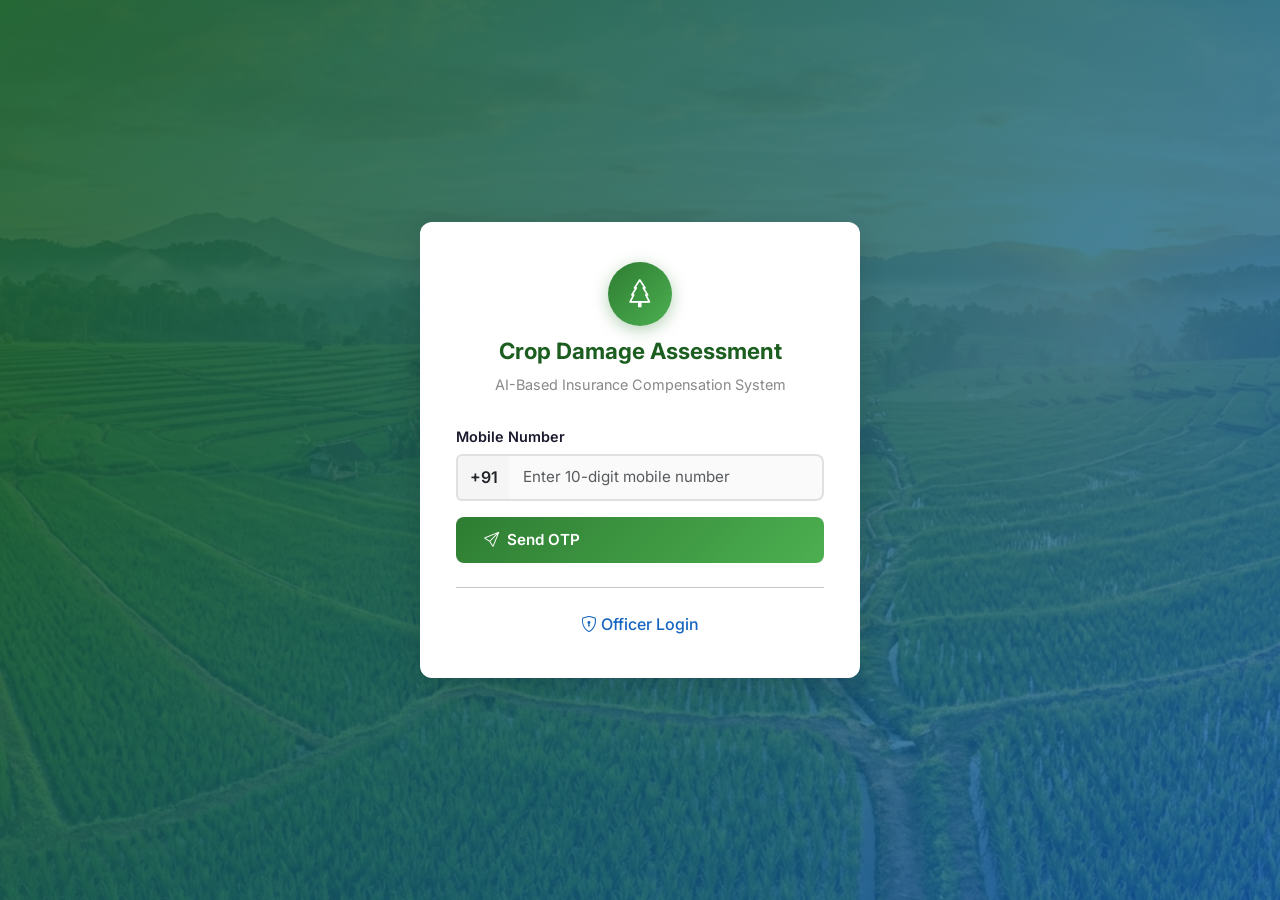
<file: frontend/index.html>
<!DOCTYPE html>
<html lang="en">
<head>
    <meta charset="UTF-8">
    <meta name="viewport" content="width=device-width, initial-scale=1.0">
    <title>Crop Damage Assessment — Portal</title>
    <script>
        // Redirect based on session
        const user = localStorage.getItem('crop_ai_user');
        if (user) {
            window.location.href = 'dashboard.html';
        } else {
            window.location.href = 'login.html';
        }
    </script>
</head>
<body>
    <p>Redirecting...</p>
</body>
</html>
</file>
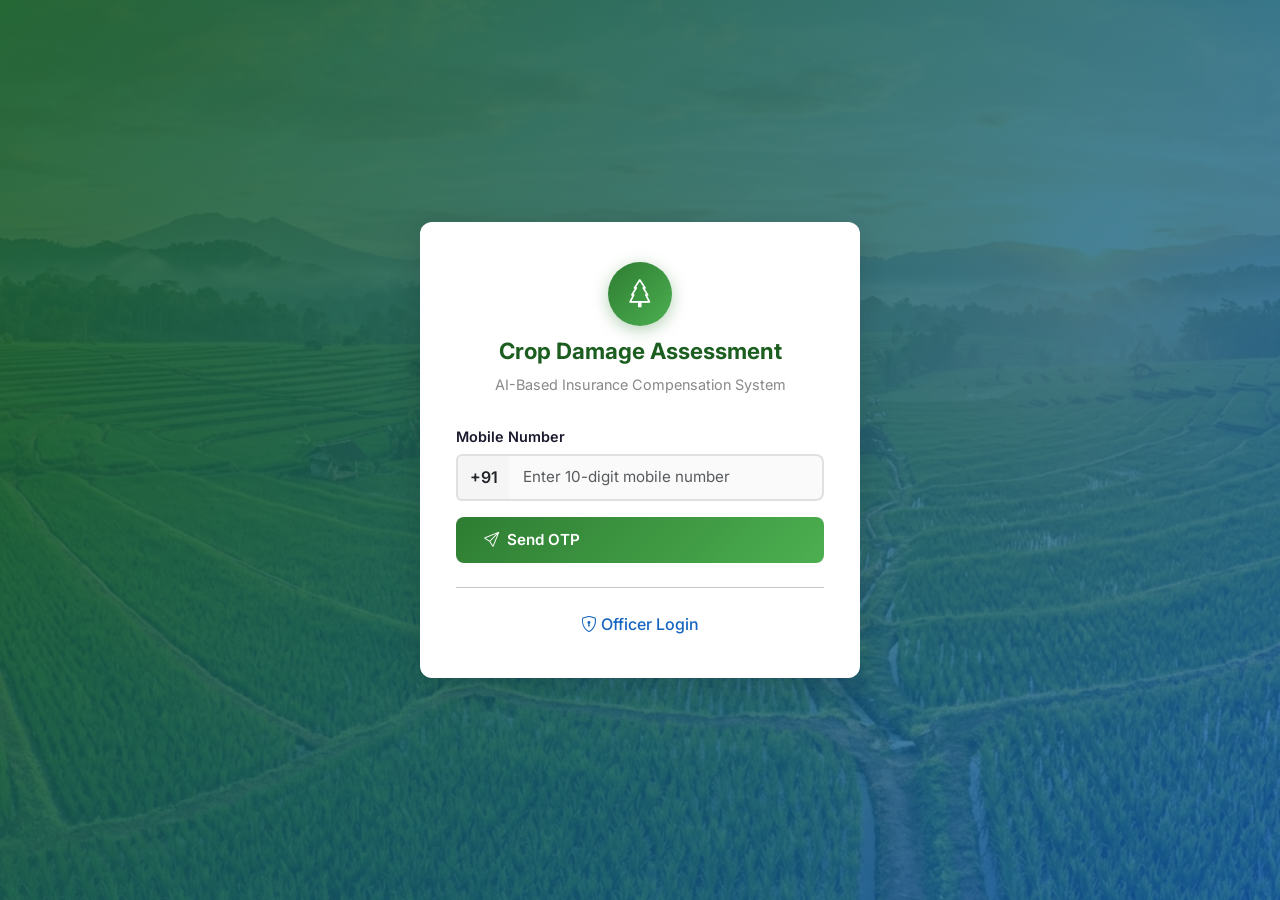
<file: frontend/aadhaar.html>
<!DOCTYPE html>
<html lang="en">
<head>
    <meta charset="UTF-8">
    <meta name="viewport" content="width=device-width, initial-scale=1.0">
    <title>Aadhaar Verification — Crop Damage Assessment</title>
    <link href="https://cdn.jsdelivr.net/npm/bootstrap@5.3.3/dist/css/bootstrap.min.css" rel="stylesheet">
    <link href="https://cdn.jsdelivr.net/npm/bootstrap-icons@1.11.3/font/bootstrap-icons.min.css" rel="stylesheet">
    <link href="css/style.css" rel="stylesheet">
</head>
<body>
    <div id="navbar-root"></div>

    <!-- Progress Steps -->
    <div class="container mt-4">
        <div class="steps-bar">
            <div class="step-item completed"><div class="step-circle">✓</div><div class="step-label">Login</div></div>
            <div class="step-line active"></div>
            <div class="step-item active"><div class="step-circle">2</div><div class="step-label">Identity</div></div>
            <div class="step-line"></div>
            <div class="step-item"><div class="step-circle">3</div><div class="step-label">Bank</div></div>
            <div class="step-line"></div>
            <div class="step-item"><div class="step-circle">4</div><div class="step-label">Land</div></div>
            <div class="step-line"></div>
            <div class="step-item"><div class="step-circle">5</div><div class="step-label">Dashboard</div></div>
        </div>
    </div>

    <div class="page-wrapper">
        <div class="container">
            <div class="row justify-content-center">
                <div class="col-lg-7">
                    <div class="card-govt fade-in">
                        <div class="card-header-govt"><i class="bi bi-person-vcard"></i> Aadhaar & Ration Card Verification</div>
                        <div class="card-body">
                            <form id="identityForm" onsubmit="return false;">
                                <!-- Aadhaar -->
                                <div class="mb-4">
                                    <label class="form-label-govt" for="aadhaarInput">Aadhaar Number <span class="text-danger">*</span></label>
                                    <div class="input-group">
                                        <input type="text" id="aadhaarInput" class="form-control form-control-govt" placeholder="Enter 12-digit Aadhaar number" maxlength="12">
                                        <button type="button" class="btn btn-govt" onclick="verifyAadhaar()"><i class="bi bi-patch-check"></i> Verify</button>
                                    </div>
                                    <div class="invalid-feedback">Aadhaar must be exactly 12 digits.</div>
                                    <div id="aadhaarStatus" class="mt-2"></div>
                                </div>

                                <!-- Ration Card Type -->
                                <div class="mb-3">
                                    <label class="form-label-govt" for="rationTypeSelect">Ration Card Type</label>
                                    <select id="rationTypeSelect" class="form-select form-select-govt">
                                        <option value="">Select Ration Card Type</option>
                                        <option value="White ration card">White Ration Card</option>
                                        <option value="Pink ration card">Pink Ration Card</option>
                                        <option value="Other">Other</option>
                                    </select>
                                </div>

                                <!-- Ration Card Number -->
                                <div class="mb-4">
                                    <label class="form-label-govt" for="rationNumberInput">Ration Card Number</label>
                                    <input type="text" id="rationNumberInput" class="form-control form-control-govt" placeholder="Enter ration card number">
                                </div>

                                <button type="button" id="continueBtn" class="btn btn-govt w-100" onclick="saveIdentity()" disabled>
                                    <i class="bi bi-arrow-right"></i> Save & Continue
                                </button>
                            </form>
                        </div>
                    </div>
                </div>
            </div>
        </div>
    </div>

    <script src="https://cdn.jsdelivr.net/npm/bootstrap@5.3.3/dist/js/bootstrap.bundle.min.js"></script>
    <script src="js/supabase-config.js"></script>
    <script src="js/utils.js"></script>
    <script src="js/aadhaar.js"></script>
</body>
</html>
</file>
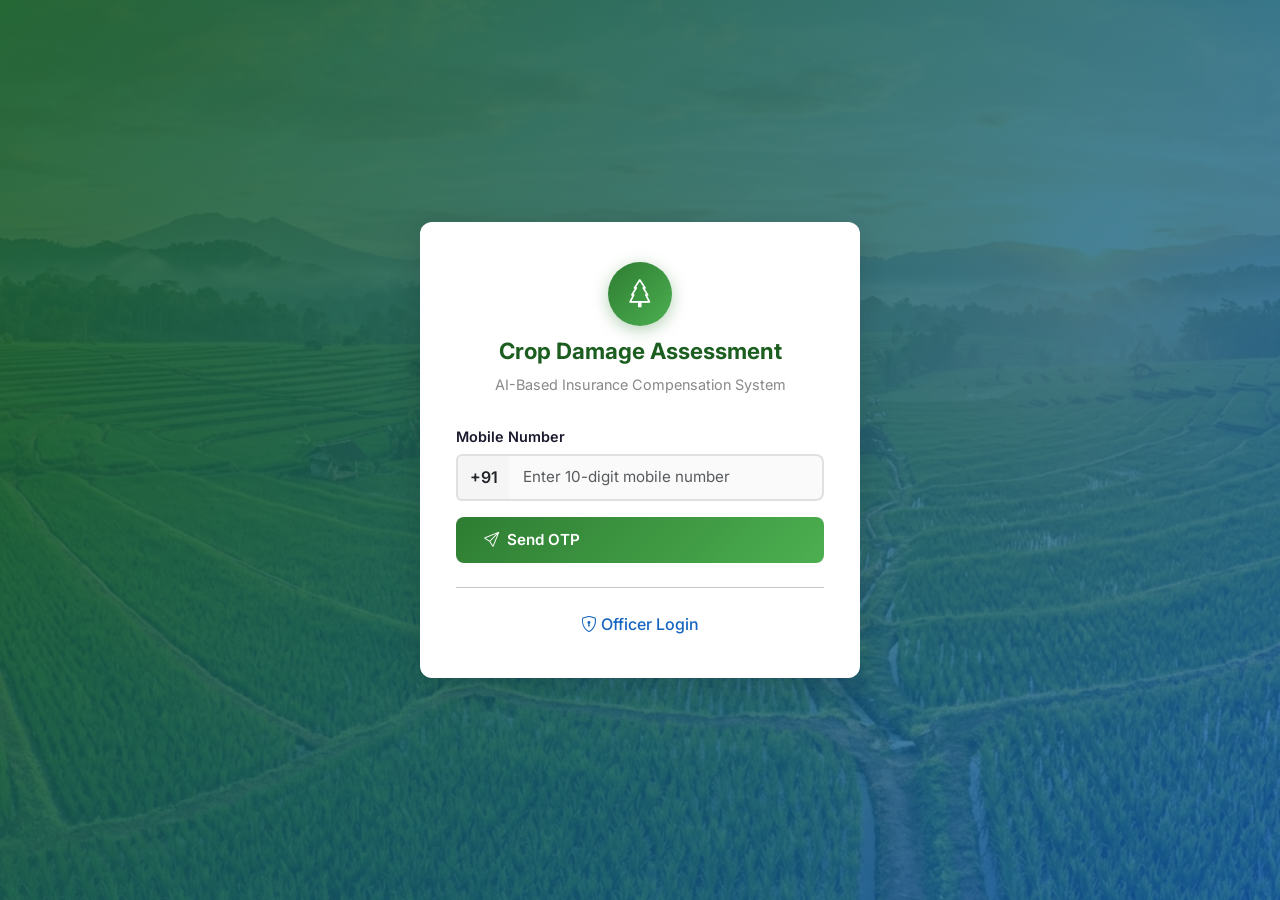
<file: frontend/bank.html>
<!DOCTYPE html>
<html lang="en">
<head>
    <meta charset="UTF-8">
    <meta name="viewport" content="width=device-width, initial-scale=1.0">
    <title>Bank Details — Crop Damage Assessment</title>
    <link href="https://cdn.jsdelivr.net/npm/bootstrap@5.3.3/dist/css/bootstrap.min.css" rel="stylesheet">
    <link href="https://cdn.jsdelivr.net/npm/bootstrap-icons@1.11.3/font/bootstrap-icons.min.css" rel="stylesheet">
    <link href="css/style.css" rel="stylesheet">
</head>
<body>
    <div id="navbar-root"></div>
    <div class="container mt-4">
        <div class="steps-bar">
            <div class="step-item completed"><div class="step-circle">✓</div><div class="step-label">Login</div></div>
            <div class="step-line active"></div>
            <div class="step-item completed"><div class="step-circle">✓</div><div class="step-label">Identity</div></div>
            <div class="step-line active"></div>
            <div class="step-item active"><div class="step-circle">3</div><div class="step-label">Bank</div></div>
            <div class="step-line"></div>
            <div class="step-item"><div class="step-circle">4</div><div class="step-label">Land</div></div>
            <div class="step-line"></div>
            <div class="step-item"><div class="step-circle">5</div><div class="step-label">Dashboard</div></div>
        </div>
    </div>
    <div class="page-wrapper">
        <div class="container">
            <div class="row justify-content-center">
                <div class="col-lg-7">
                    <div class="card-govt fade-in">
                        <div class="card-header-govt"><i class="bi bi-bank2"></i> Bank Account Details</div>
                        <div class="card-body">
                            <form id="bankForm" onsubmit="return false;">
                                <div class="mb-3">
                                    <label class="form-label-govt" for="holderName">Account Holder Name <span class="text-danger">*</span></label>
                                    <input type="text" id="holderName" class="form-control form-control-govt" placeholder="Enter full name" required>
                                </div>
                                <div class="mb-3">
                                    <label class="form-label-govt" for="ifscCode">IFSC Code <span class="text-danger">*</span></label>
                                    <div class="input-group">
                                        <input type="text" id="ifscCode" class="form-control form-control-govt" placeholder="e.g. SBIN0001234" maxlength="11" style="text-transform:uppercase;">
                                        <button type="button" class="btn btn-govt-outline" onclick="detectBank()"><i class="bi bi-search"></i></button>
                                    </div>
                                    <div id="bankDetected" class="mt-1"></div>
                                </div>
                                <div class="mb-3">
                                    <label class="form-label-govt" for="bankName">Bank Name <span class="text-danger">*</span></label>
                                    <input type="text" id="bankName" class="form-control form-control-govt" placeholder="Bank name" required>
                                </div>
                                <div class="mb-3">
                                    <label class="form-label-govt" for="accountNumber">Account Number <span class="text-danger">*</span></label>
                                    <input type="text" id="accountNumber" class="form-control form-control-govt" placeholder="Enter account number" required>
                                </div>
                                <div class="mb-3">
                                    <label class="form-label-govt" for="confirmAccount">Confirm Account Number <span class="text-danger">*</span></label>
                                    <input type="text" id="confirmAccount" class="form-control form-control-govt" placeholder="Re-enter account number" required>
                                    <div class="invalid-feedback">Account numbers do not match.</div>
                                </div>
                                <div class="mb-4">
                                    <label class="form-label-govt" for="branchName">Branch Name</label>
                                    <input type="text" id="branchName" class="form-control form-control-govt" placeholder="Branch name">
                                </div>
                                <button type="button" class="btn btn-govt w-100" onclick="saveBank()">
                                    <i class="bi bi-arrow-right"></i> Save & Continue
                                </button>
                            </form>
                        </div>
                    </div>
                </div>
            </div>
        </div>
    </div>
    <script src="https://cdn.jsdelivr.net/npm/bootstrap@5.3.3/dist/js/bootstrap.bundle.min.js"></script>
    <script src="js/supabase-config.js"></script>
    <script src="js/utils.js"></script>
    <script src="js/bank.js"></script>
</body>
</html>
</file>
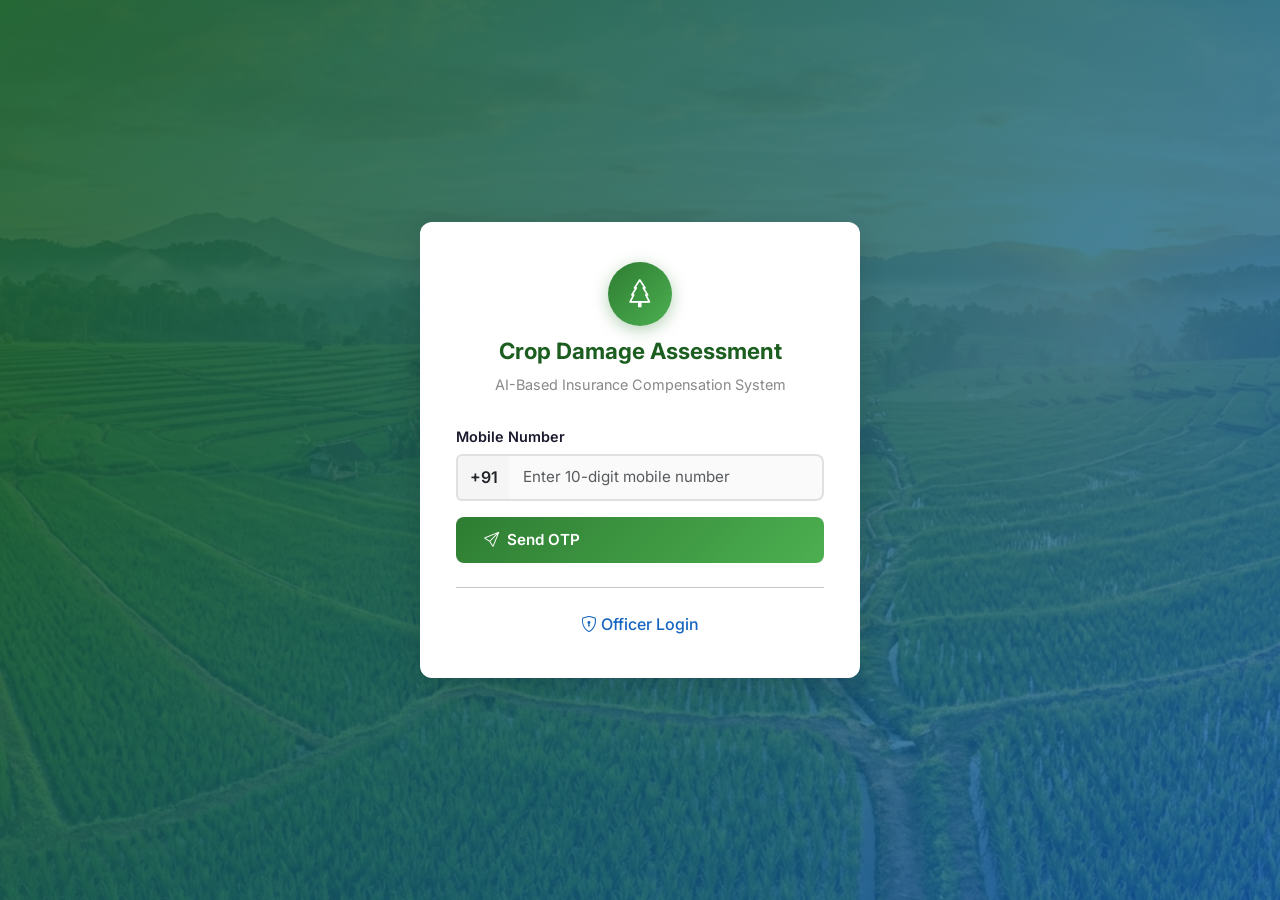
<file: frontend/dashboard.html>
<!DOCTYPE html>
<html lang="en">
<head>
    <meta charset="UTF-8">
    <meta name="viewport" content="width=device-width, initial-scale=1.0">
    <title>Dashboard — Crop Damage Assessment</title>
    <link href="https://cdn.jsdelivr.net/npm/bootstrap@5.3.3/dist/css/bootstrap.min.css" rel="stylesheet">
    <link href="https://cdn.jsdelivr.net/npm/bootstrap-icons@1.11.3/font/bootstrap-icons.min.css" rel="stylesheet">
    <link href="css/style.css" rel="stylesheet">
</head>
<body>
    <div id="navbar-root"></div>

    <div class="page-wrapper">
        <div class="container">
            <!-- Welcome Section -->
            <div class="mb-4 fade-in">
                <h3 style="font-weight:700;color:var(--primary-dark);">Welcome, <span id="farmerName">Farmer</span> 👋</h3>
                <p class="text-muted">Manage your crop insurance claims from your personal dashboard.</p>
            </div>

            <!-- Statistics Cards -->
            <div class="row g-3 mb-4">
                <div class="col-6 col-lg-3">
                    <div class="stat-card fade-in fade-in-delay-1">
                        <div class="d-flex align-items-center gap-3">
                            <div class="stat-icon blue"><i class="bi bi-file-earmark-text"></i></div>
                            <div>
                                <div class="stat-value" id="totalClaims">0</div>
                                <div class="stat-label">Total Claims</div>
                            </div>
                        </div>
                    </div>
                </div>
                <div class="col-6 col-lg-3">
                    <div class="stat-card fade-in fade-in-delay-2">
                        <div class="d-flex align-items-center gap-3">
                            <div class="stat-icon yellow"><i class="bi bi-hourglass-split"></i></div>
                            <div>
                                <div class="stat-value" id="pendingClaims">0</div>
                                <div class="stat-label">Pending</div>
                            </div>
                        </div>
                    </div>
                </div>
                <div class="col-6 col-lg-3">
                    <div class="stat-card fade-in fade-in-delay-3">
                        <div class="d-flex align-items-center gap-3">
                            <div class="stat-icon green"><i class="bi bi-check-circle"></i></div>
                            <div>
                                <div class="stat-value" id="approvedClaims">0</div>
                                <div class="stat-label">Approved</div>
                            </div>
                        </div>
                    </div>
                </div>
                <div class="col-6 col-lg-3">
                    <div class="stat-card fade-in fade-in-delay-4">
                        <div class="d-flex align-items-center gap-3">
                            <div class="stat-icon red"><i class="bi bi-x-circle"></i></div>
                            <div>
                                <div class="stat-value" id="rejectedClaims">0</div>
                                <div class="stat-label">Rejected</div>
                            </div>
                        </div>
                    </div>
                </div>
            </div>

            <!-- Action Cards -->
            <h5 class="section-title"><i class="bi bi-grid"></i> Quick Actions</h5>
            <div class="row g-4 mb-4">
                <div class="col-sm-6 col-lg-3">
                    <div class="action-card fade-in fade-in-delay-1" onclick="window.location.href='claim.html'">
                        <div class="action-icon" style="background:linear-gradient(135deg,#1565c0,#42a5f5);"><i class="bi bi-plus-circle"></i></div>
                        <h5>New Claim</h5>
                        <p>Submit a new crop damage insurance claim</p>
                    </div>
                </div>
                <div class="col-sm-6 col-lg-3">
                    <div class="action-card fade-in fade-in-delay-2" onclick="window.location.href='status.html'">
                        <div class="action-icon" style="background:linear-gradient(135deg,#f57f17,#f9a825);"><i class="bi bi-clock-history"></i></div>
                        <h5>Claim Status</h5>
                        <p>Track the progress of your claims</p>
                    </div>
                </div>
                <div class="col-sm-6 col-lg-3">
                    <div class="action-card fade-in fade-in-delay-3" onclick="window.location.href='status.html'">
                        <div class="action-icon" style="background:linear-gradient(135deg,#2e7d32,#66bb6a);"><i class="bi bi-folder2-open"></i></div>
                        <h5>Previous Claims</h5>
                        <p>View history of all your past claims</p>
                    </div>
                </div>
                <div class="col-sm-6 col-lg-3">
                    <div class="action-card fade-in fade-in-delay-4" onclick="showToast('Profile editing coming soon!','info')">
                        <div class="action-icon" style="background:linear-gradient(135deg,#6a1b9a,#ab47bc);"><i class="bi bi-person-gear"></i></div>
                        <h5>Edit Profile</h5>
                        <p>Update your personal and bank details</p>
                    </div>
                </div>
            </div>

            <!-- Recent Claims -->
            <h5 class="section-title"><i class="bi bi-clock-history"></i> Recent Claims</h5>
            <div class="card-govt fade-in">
                <div class="card-body" id="recentClaimsSection">
                    <div class="text-center text-muted py-4">
                        <i class="bi bi-inbox" style="font-size:3rem;opacity:.3;"></i>
                        <p class="mt-2">No claims submitted yet. <a href="claim.html">Submit your first claim</a></p>
                    </div>
                </div>
            </div>
        </div>
    </div>

    <footer class="footer-govt">
        <p>© 2026 AI-Based Crop Damage Assessment & Compensation System — Government of India</p>
    </footer>

    <script src="https://cdn.jsdelivr.net/npm/bootstrap@5.3.3/dist/js/bootstrap.bundle.min.js"></script>
    <script src="js/supabase-config.js"></script>
    <script src="js/utils.js"></script>
    <script src="js/dashboard.js"></script>
</body>
</html>
</file>
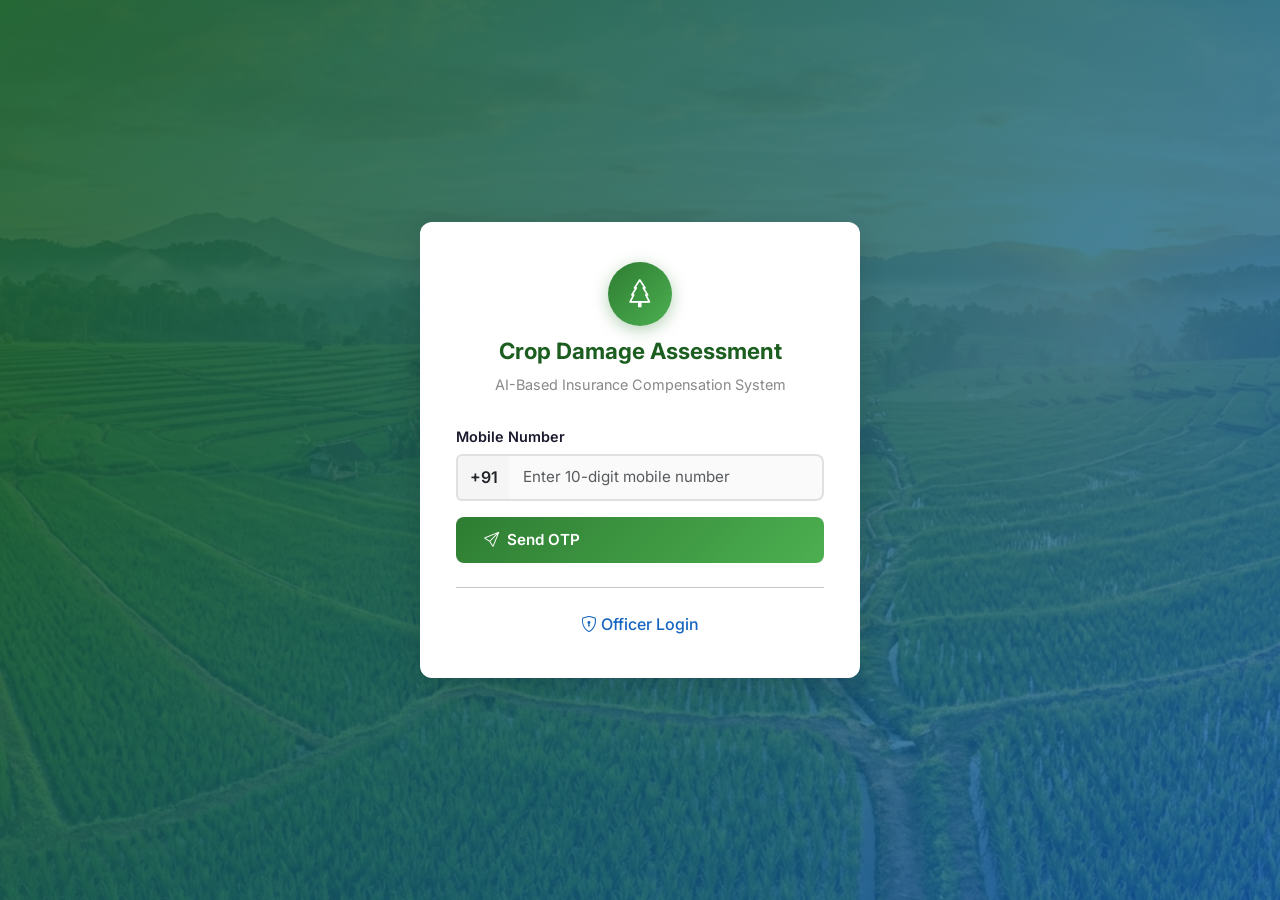
<file: frontend/login.html>
<!DOCTYPE html>
<html lang="en">
<head>
    <meta charset="UTF-8">
    <meta name="viewport" content="width=device-width, initial-scale=1.0">
    <meta name="description" content="AI-Based Crop Damage Assessment and Compensation System — Farmer Login Portal">
    <title>Login — Crop Damage Assessment</title>
    <link href="https://cdn.jsdelivr.net/npm/bootstrap@5.3.3/dist/css/bootstrap.min.css" rel="stylesheet">
    <link href="https://cdn.jsdelivr.net/npm/bootstrap-icons@1.11.3/font/bootstrap-icons.min.css" rel="stylesheet">
    <link href="css/style.css" rel="stylesheet">
</head>
<body>
    <div class="login-wrapper">
        <div class="login-card">
            <div class="logo-section">
                <div class="logo-icon"><i class="bi bi-tree"></i></div>
                <h2>Crop Damage Assessment</h2>
                <p>AI-Based Insurance Compensation System</p>
            </div>

            <!-- Phone Input Section -->
            <div id="phoneSection">
                <div class="mb-3">
                    <label class="form-label-govt" for="phoneInput">Mobile Number</label>
                    <div class="input-group">
                        <span class="input-group-text" style="border:2px solid var(--border);border-right:none;background:#f5f5f5;font-weight:600;">+91</span>
                        <input type="tel" id="phoneInput" class="form-control form-control-govt" placeholder="Enter 10-digit mobile number" maxlength="10" style="border-left:none;">
                    </div>
                    <div class="invalid-feedback">Please enter a valid 10-digit mobile number.</div>
                </div>
                <button id="sendOtpBtn" class="btn btn-govt w-100" onclick="sendOTP()">
                    <i class="bi bi-send"></i> Send OTP
                </button>
            </div>

            <!-- OTP Section -->
            <div id="otpSection" class="otp-section">
                <div class="text-center mb-3">
                    <div class="verify-badge mb-2"><i class="bi bi-check-circle"></i> OTP Sent Successfully</div>
                    <p class="text-muted small">Enter the 6-digit OTP sent to <strong id="otpPhone"></strong></p>
                    <p class="text-muted small">(Demo OTP: <strong>123456</strong>)</p>
                </div>
                <div class="mb-3">
                    <label class="form-label-govt" for="otpInput">Enter OTP</label>
                    <input type="text" id="otpInput" class="form-control form-control-govt text-center" placeholder="● ● ● ● ● ●" maxlength="6" style="font-size:1.3rem;letter-spacing:8px;">
                    <div class="invalid-feedback">Invalid OTP. Please try again.</div>
                </div>
                <button id="verifyOtpBtn" class="btn btn-govt w-100 mb-2" onclick="verifyOTP()">
                    <i class="bi bi-shield-check"></i> Verify OTP
                </button>
                <button class="btn btn-govt-outline w-100" onclick="resetLogin()">
                    <i class="bi bi-arrow-left"></i> Change Number
                </button>
            </div>

            <hr class="my-4">
            <div class="text-center">
                <a href="officer-login.html" class="text-decoration-none" style="color:var(--accent);font-weight:500;">
                    <i class="bi bi-shield-lock"></i> Officer Login
                </a>
            </div>
        </div>
    </div>

    <script src="https://cdn.jsdelivr.net/npm/bootstrap@5.3.3/dist/js/bootstrap.bundle.min.js"></script>
    <script src="js/supabase-config.js"></script>
    <script src="js/utils.js"></script>
    <script src="js/auth.js"></script>
</body>
</html>
</file>
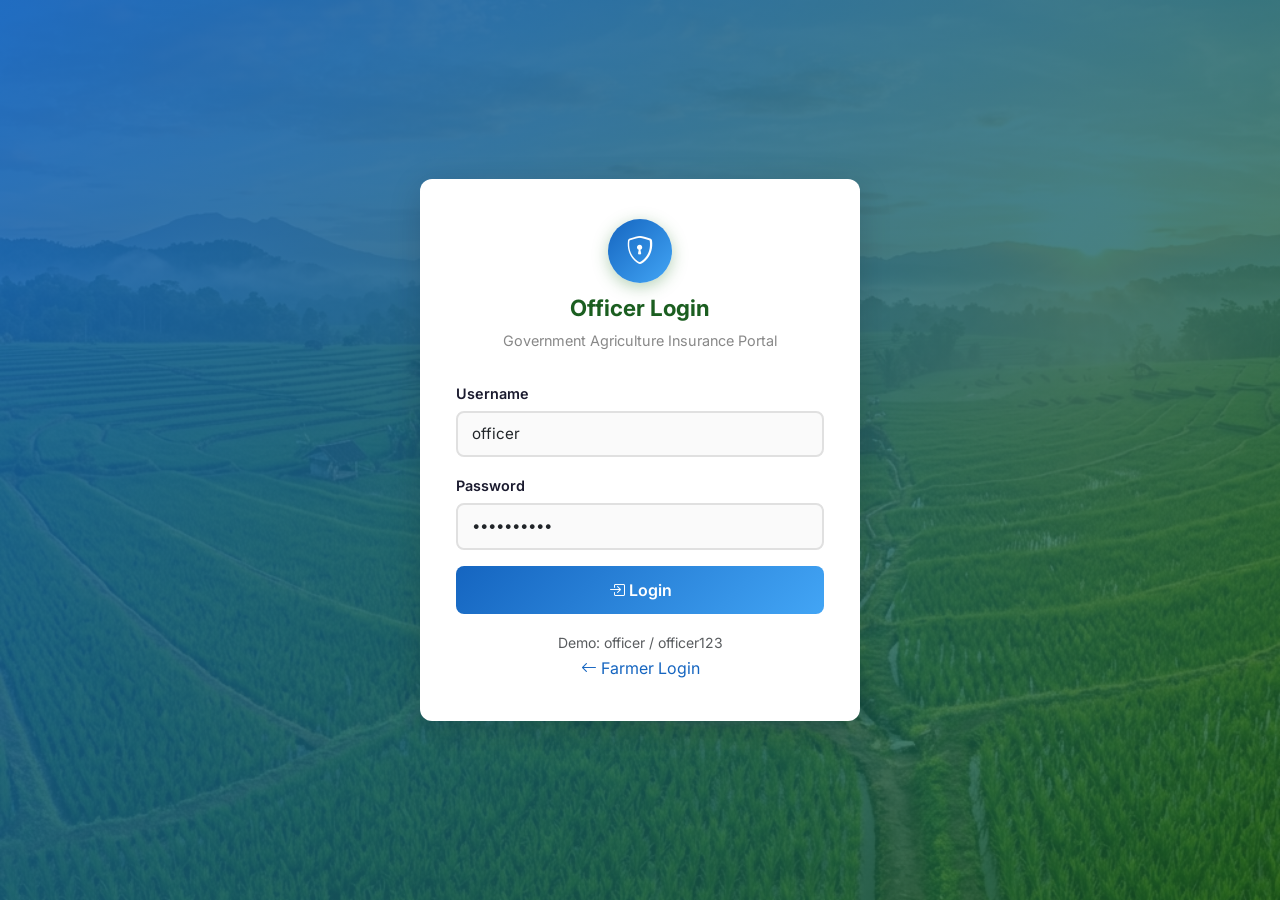
<file: frontend/officer-detail.html>
<!DOCTYPE html>
<html lang="en">
<head>
    <meta charset="UTF-8">
    <meta name="viewport" content="width=device-width, initial-scale=1.0">
    <title>Claim Review — Officer Portal</title>
    <link href="https://cdn.jsdelivr.net/npm/bootstrap@5.3.3/dist/css/bootstrap.min.css" rel="stylesheet">
    <link href="https://cdn.jsdelivr.net/npm/bootstrap-icons@1.11.3/font/bootstrap-icons.min.css" rel="stylesheet">
    <link href="css/style.css" rel="stylesheet">
</head>
<body>
    <div id="navbar-root"></div>
    <div class="page-wrapper">
        <div class="container">
            <a href="officer.html" class="btn btn-govt-outline mb-3"><i class="bi bi-arrow-left"></i> Back to Dashboard</a>
            <div id="claimDetail">
                <div class="text-center py-5"><div class="spinner-govt mx-auto mb-3"></div><p class="text-muted">Loading claim details...</p></div>
            </div>
        </div>
    </div>
    <script src="https://cdn.jsdelivr.net/npm/bootstrap@5.3.3/dist/js/bootstrap.bundle.min.js"></script>
    <script src="js/supabase-config.js"></script>
    <script src="js/utils.js"></script>
    <script src="js/officer-detail.js"></script>
</body>
</html>
</file>
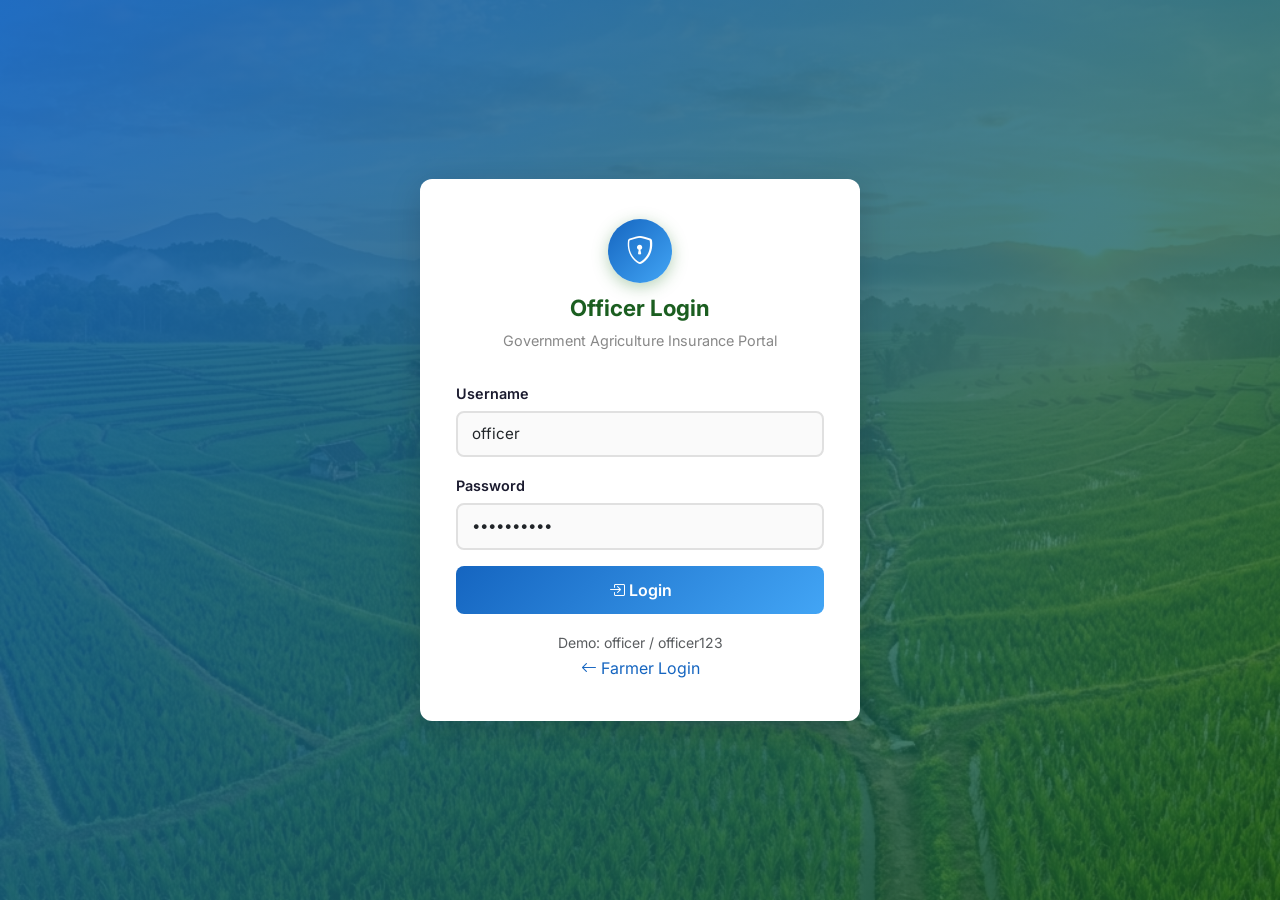
<file: frontend/officer-login.html>
<!DOCTYPE html>
<html lang="en">
<head>
    <meta charset="UTF-8">
    <meta name="viewport" content="width=device-width, initial-scale=1.0">
    <title>Officer Login — Crop Damage Assessment</title>
    <link href="https://cdn.jsdelivr.net/npm/bootstrap@5.3.3/dist/css/bootstrap.min.css" rel="stylesheet">
    <link href="https://cdn.jsdelivr.net/npm/bootstrap-icons@1.11.3/font/bootstrap-icons.min.css" rel="stylesheet">
    <link href="css/style.css" rel="stylesheet">
</head>
<body>
    <div class="login-wrapper" style="background:linear-gradient(135deg,rgba(21,101,192,.88),rgba(27,94,32,.75)),url('assets/farm-bg.jpg') center/cover no-repeat;">
        <div class="login-card">
            <div class="logo-section">
                <div class="logo-icon" style="background:linear-gradient(135deg,var(--accent),var(--accent-light));"><i class="bi bi-shield-lock"></i></div>
                <h2>Officer Login</h2>
                <p>Government Agriculture Insurance Portal</p>
            </div>
            <div class="mb-3">
                <label class="form-label-govt" for="officerUsername">Username</label>
                <input type="text" id="officerUsername" class="form-control form-control-govt" placeholder="Enter username" value="officer">
            </div>
            <div class="mb-3">
                <label class="form-label-govt" for="officerPassword">Password</label>
                <input type="password" id="officerPassword" class="form-control form-control-govt" placeholder="Enter password" value="officer123">
            </div>
            <button class="btn btn-accent w-100 mb-3" onclick="officerLogin()" style="padding:12px;font-weight:600;">
                <i class="bi bi-box-arrow-in-right"></i> Login
            </button>
            <div class="text-center">
                <small class="text-muted">Demo: officer / officer123</small><br>
                <a href="login.html" class="text-decoration-none"><i class="bi bi-arrow-left"></i> Farmer Login</a>
            </div>
        </div>
    </div>
    <script src="https://cdn.jsdelivr.net/npm/bootstrap@5.3.3/dist/js/bootstrap.bundle.min.js"></script>
    <script src="js/supabase-config.js"></script>
    <script src="js/utils.js"></script>
    <script>
        // Redirect if already logged in
        if (getOfficerSession()) window.location.href = 'officer.html';

        async function officerLogin() {
            const username = document.getElementById('officerUsername').value.trim();
            const password = document.getElementById('officerPassword').value.trim();
            if (!username || !password) { showToast('Please enter credentials.', 'error'); return; }
            showSpinner('Authenticating...');
            try {
                const res = await apiPost('/api/officer/login', { username, password });
                hideSpinner();
                if (res.success) {
                    saveOfficerSession(res.officer);
                    showToast('Welcome, Officer!', 'success');
                    setTimeout(() => { window.location.href = 'officer.html'; }, 800);
                } else { showToast(res.message || 'Invalid credentials.', 'error'); }
            } catch (e) { hideSpinner(); showToast('Server error.', 'error'); }
        }

        document.getElementById('officerPassword').addEventListener('keypress', e => { if (e.key === 'Enter') officerLogin(); });
    </script>
</body>
</html>
</file>
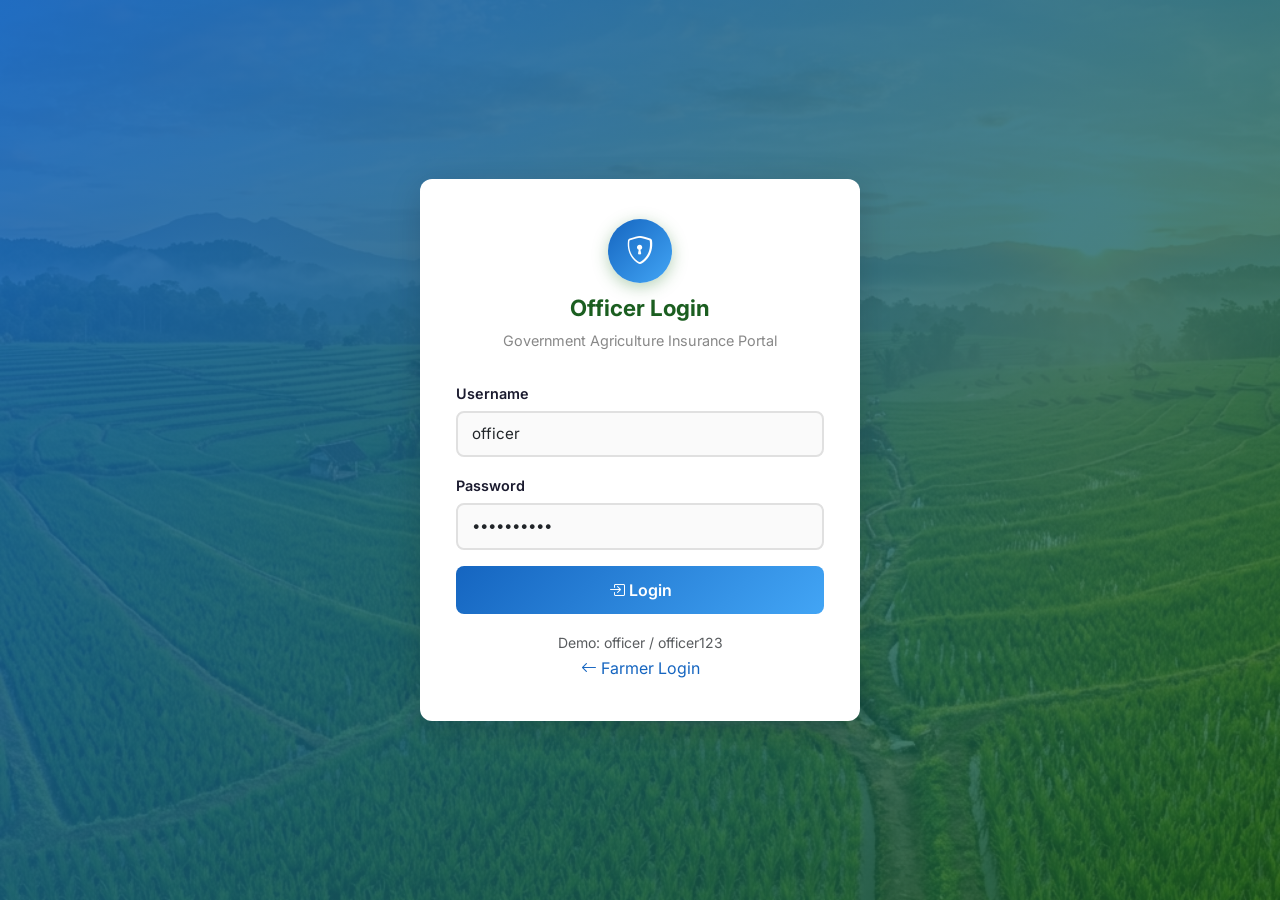
<file: frontend/officer.html>
<!DOCTYPE html>
<html lang="en">
<head>
    <meta charset="UTF-8">
    <meta name="viewport" content="width=device-width, initial-scale=1.0">
    <title>Officer Dashboard — Crop Damage Assessment</title>
    <link href="https://cdn.jsdelivr.net/npm/bootstrap@5.3.3/dist/css/bootstrap.min.css" rel="stylesheet">
    <link href="https://cdn.jsdelivr.net/npm/bootstrap-icons@1.11.3/font/bootstrap-icons.min.css" rel="stylesheet">
    <link href="css/style.css" rel="stylesheet">
</head>
<body>
    <div id="navbar-root"></div>
    <div class="page-wrapper">
        <div class="container">
            <div class="d-flex justify-content-between align-items-center mb-4 flex-wrap gap-2">
                <h4 class="section-title mb-0"><i class="bi bi-shield-check"></i> Officer Dashboard</h4>
                <div class="d-flex gap-2">
                    <select id="filterStatus" class="form-select form-select-govt" style="width:auto;" onchange="filterClaims()">
                        <option value="all">All Status</option>
                        <option value="pending">Pending</option>
                        <option value="approved">Approved</option>
                        <option value="rejected">Rejected</option>
                        <option value="reinspection">Re-inspection</option>
                    </select>
                </div>
            </div>

            <!-- Stats -->
            <div class="row g-3 mb-4" id="officerStats"></div>

            <!-- Claims Table -->
            <div class="card-govt">
                <div class="card-body p-0">
                    <div class="table-responsive">
                        <table class="table table-govt mb-0">
                            <thead>
                                <tr>
                                    <th>Claim ID</th><th>Farmer</th><th>Crop</th><th>Damage</th><th>AI Score</th><th>Eligibility</th><th>Status</th><th>Date</th><th>Action</th>
                                </tr>
                            </thead>
                            <tbody id="claimsTableBody">
                                <tr><td colspan="9" class="text-center py-4 text-muted">Loading claims...</td></tr>
                            </tbody>
                        </table>
                    </div>
                </div>
            </div>
        </div>
    </div>
    <footer class="footer-govt"><p>© 2026 AI-Based Crop Damage Assessment & Compensation System — Government of India</p></footer>
    <script src="https://cdn.jsdelivr.net/npm/bootstrap@5.3.3/dist/js/bootstrap.bundle.min.js"></script>
    <script src="js/supabase-config.js"></script>
    <script src="js/utils.js"></script>
    <script src="js/officer.js"></script>
</body>
</html>
</file>
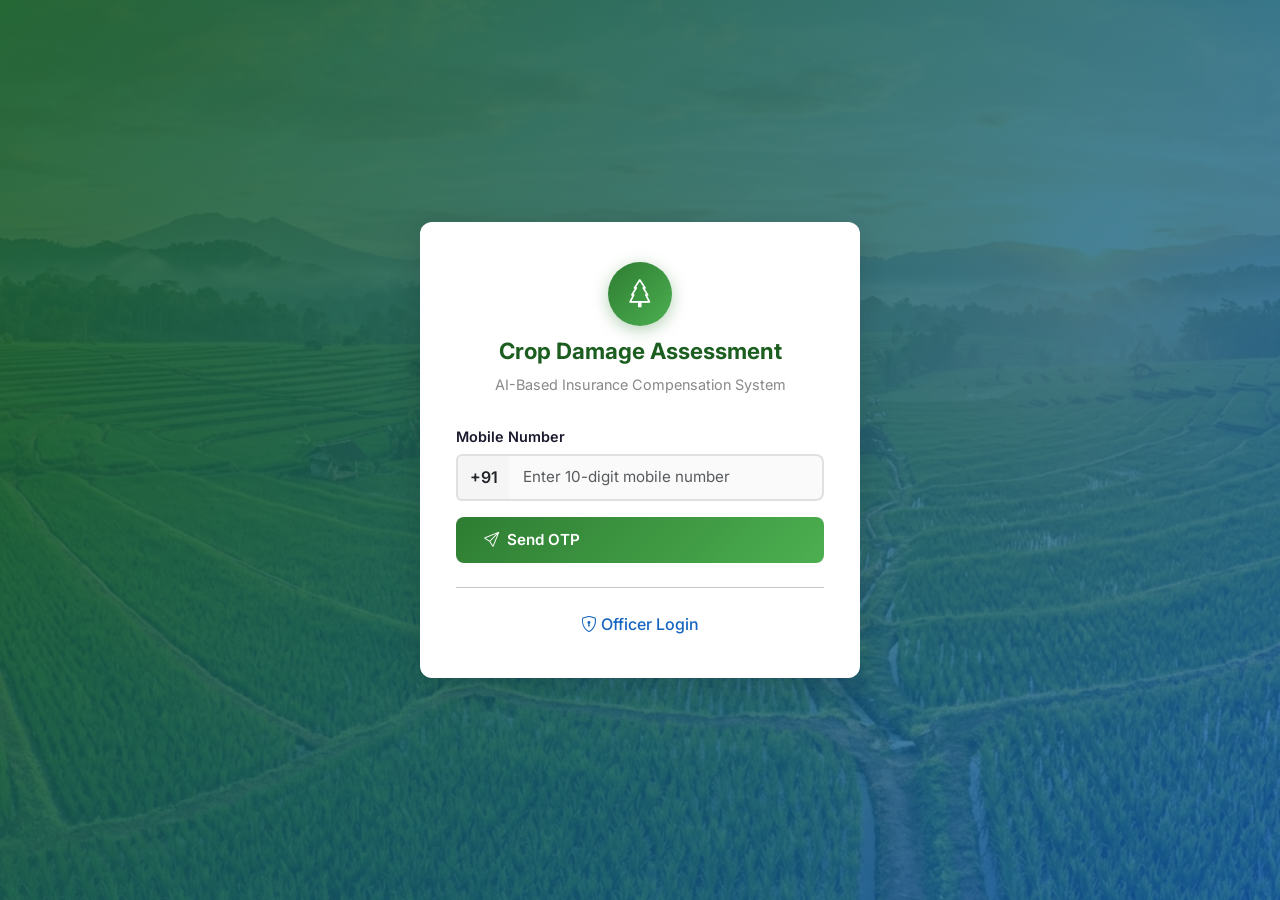
<file: frontend/status.html>
<!DOCTYPE html>
<html lang="en">
<head>
    <meta charset="UTF-8">
    <meta name="viewport" content="width=device-width, initial-scale=1.0">
    <title>Claim Status — Crop Damage Assessment</title>
    <link href="https://cdn.jsdelivr.net/npm/bootstrap@5.3.3/dist/css/bootstrap.min.css" rel="stylesheet">
    <link href="https://cdn.jsdelivr.net/npm/bootstrap-icons@1.11.3/font/bootstrap-icons.min.css" rel="stylesheet">
    <link href="css/style.css" rel="stylesheet">
</head>
<body>
    <div id="navbar-root"></div>
    <div class="page-wrapper">
        <div class="container">
            <h4 class="section-title"><i class="bi bi-clock-history"></i> My Claims</h4>
            <div id="claimsList" class="row g-4">
                <div class="text-center text-muted py-5">
                    <div class="spinner-govt mx-auto mb-3"></div>
                    <p>Loading your claims...</p>
                </div>
            </div>
        </div>
    </div>
    <footer class="footer-govt"><p>© 2026 AI-Based Crop Damage Assessment & Compensation System</p></footer>
    <script src="https://cdn.jsdelivr.net/npm/bootstrap@5.3.3/dist/js/bootstrap.bundle.min.js"></script>
    <script src="js/supabase-config.js"></script>
    <script src="js/utils.js"></script>
    <script src="js/status.js"></script>
</body>
</html>
</file>
<file: frontend/css/style.css>
/* ============================================================
   AI-Based Crop Damage Assessment — Master Stylesheet
   Theme: Government Agriculture Portal (Green + White + Blue)
   ============================================================ */
@import url('https://fonts.googleapis.com/css2?family=Inter:wght@300;400;500;600;700;800&display=swap');

/* ── CSS Custom Properties ──────────────────────────────────── */
:root {
  --primary: #2e7d32;
  --primary-dark: #1b5e20;
  --primary-light: #4caf50;
  --accent: #1565c0;
  --accent-light: #42a5f5;
  --success: #2e7d32;
  --warning: #f9a825;
  --danger: #c62828;
  --info: #0277bd;
  --bg-body: #f0f4f0;
  --bg-card: #ffffff;
  --bg-nav: #1b5e20;
  --text-primary: #1a1a2e;
  --text-secondary: #555;
  --text-muted: #888;
  --border: #e0e0e0;
  --shadow-sm: 0 2px 8px rgba(0,0,0,.08);
  --shadow-md: 0 4px 20px rgba(0,0,0,.1);
  --shadow-lg: 0 8px 32px rgba(0,0,0,.15);
  --radius: 12px;
  --radius-sm: 8px;
  --transition: .3s cubic-bezier(.4,0,.2,1);
  --font: 'Inter', sans-serif;
}

/* ── Reset & Base ───────────────────────────────────────────── */
*, *::before, *::after { box-sizing: border-box; margin: 0; padding: 0; }
html { scroll-behavior: smooth; }
body {
  font-family: var(--font);
  background: var(--bg-body);
  color: var(--text-primary);
  line-height: 1.6;
  min-height: 100vh;
}
a { color: var(--accent); text-decoration: none; transition: color var(--transition); }
a:hover { color: var(--primary); }
img { max-width: 100%; height: auto; }

/* ── Scrollbar ──────────────────────────────────────────────── */
::-webkit-scrollbar { width: 8px; }
::-webkit-scrollbar-track { background: #f1f1f1; }
::-webkit-scrollbar-thumb { background: var(--primary-light); border-radius: 4px; }

/* ── Navbar ─────────────────────────────────────────────────── */
.navbar-govt {
  background: linear-gradient(135deg, var(--bg-nav), #2e7d32);
  padding: 12px 0;
  box-shadow: var(--shadow-md);
  position: sticky; top: 0; z-index: 1000;
}
.navbar-govt .navbar-brand { color: #fff; font-weight: 700; font-size: 1.15rem; display: flex; align-items: center; gap: 10px; }
.navbar-govt .navbar-brand img { height: 38px; }
.navbar-govt .nav-link { color: rgba(255,255,255,.85) !important; font-weight: 500; transition: var(--transition); }
.navbar-govt .nav-link:hover { color: #fff !important; }
.navbar-govt .btn-logout {
  background: rgba(255,255,255,.15); border: 1px solid rgba(255,255,255,.3);
  color: #fff; border-radius: 20px; padding: 6px 18px; font-size: .875rem; transition: var(--transition);
}
.navbar-govt .btn-logout:hover { background: rgba(255,255,255,.3); }
.user-badge { background: rgba(255,255,255,.15); border-radius: 20px; padding: 4px 14px; color: #fff; font-size: .85rem; }

/* ── Login Page ─────────────────────────────────────────────── */
.login-wrapper {
  min-height: 100vh; display: flex; align-items: center; justify-content: center;
  background: linear-gradient(135deg, rgba(27,94,32,.88), rgba(21,101,192,.75)), url('../assets/farm-bg.jpg') center/cover no-repeat;
  padding: 20px;
}
.login-card {
  background: var(--bg-card); border-radius: var(--radius); box-shadow: var(--shadow-lg);
  max-width: 440px; width: 100%; padding: 40px 36px; animation: fadeInUp .6s ease;
}
.login-card .logo-section { text-align: center; margin-bottom: 28px; }
.login-card .logo-section h2 { color: var(--primary-dark); font-weight: 700; font-size: 1.4rem; margin-top: 12px; }
.login-card .logo-section p { color: var(--text-muted); font-size: .9rem; }
.login-card .logo-icon {
  width: 64px; height: 64px; background: linear-gradient(135deg, var(--primary), var(--primary-light));
  border-radius: 50%; display: inline-flex; align-items: center; justify-content: center;
  color: #fff; font-size: 28px; box-shadow: 0 4px 16px rgba(46,125,50,.35);
}
.otp-section { display: none; }
.otp-section.show { display: block; animation: fadeInUp .4s ease; }

/* ── Page Wrapper ───────────────────────────────────────────── */
.page-wrapper { padding: 24px 0 60px; min-height: calc(100vh - 64px); }

/* ── Cards ──────────────────────────────────────────────────── */
.card-govt {
  background: var(--bg-card); border: none; border-radius: var(--radius);
  box-shadow: var(--shadow-sm); transition: var(--transition); overflow: hidden;
}
.card-govt:hover { box-shadow: var(--shadow-md); transform: translateY(-4px); }
.card-govt .card-header-govt {
  background: linear-gradient(135deg, var(--primary), var(--primary-light));
  color: #fff; padding: 18px 24px; font-weight: 600; font-size: 1.05rem;
  display: flex; align-items: center; gap: 10px;
}
.card-govt .card-body { padding: 24px; }

/* ── Stats Cards ────────────────────────────────────────────── */
.stat-card {
  background: var(--bg-card); border-radius: var(--radius); padding: 24px;
  box-shadow: var(--shadow-sm); transition: var(--transition); position: relative; overflow: hidden;
}
.stat-card::before {
  content: ''; position: absolute; top: 0; left: 0; width: 4px; height: 100%;
  background: var(--primary); border-radius: 4px 0 0 4px;
}
.stat-card:hover { transform: translateY(-4px); box-shadow: var(--shadow-md); }
.stat-card .stat-icon {
  width: 52px; height: 52px; border-radius: 12px;
  display: flex; align-items: center; justify-content: center; font-size: 24px; color: #fff;
}
.stat-card .stat-icon.green { background: linear-gradient(135deg,#2e7d32,#66bb6a); }
.stat-card .stat-icon.blue  { background: linear-gradient(135deg,#1565c0,#42a5f5); }
.stat-card .stat-icon.yellow { background: linear-gradient(135deg,#f9a825,#fdd835); }
.stat-card .stat-icon.red   { background: linear-gradient(135deg,#c62828,#ef5350); }
.stat-card .stat-value { font-size: 2rem; font-weight: 800; color: var(--text-primary); }
.stat-card .stat-label { color: var(--text-muted); font-size: .85rem; font-weight: 500; text-transform: uppercase; letter-spacing: .5px; }

/* ── Dashboard Action Cards ─────────────────────────────────── */
.action-card {
  background: var(--bg-card); border-radius: var(--radius); padding: 32px 24px;
  text-align: center; box-shadow: var(--shadow-sm); transition: var(--transition);
  cursor: pointer; border: 2px solid transparent;
}
.action-card:hover { border-color: var(--primary-light); transform: translateY(-6px); box-shadow: var(--shadow-lg); }
.action-card .action-icon {
  width: 68px; height: 68px; border-radius: 16px; margin: 0 auto 16px;
  display: flex; align-items: center; justify-content: center; font-size: 30px; color: #fff;
  background: linear-gradient(135deg, var(--primary), var(--primary-light));
}
.action-card h5 { font-weight: 700; margin-bottom: 8px; }
.action-card p { color: var(--text-muted); font-size: .875rem; }

/* ── Form Styling ───────────────────────────────────────────── */
.form-label-govt { font-weight: 600; color: var(--text-primary); margin-bottom: 6px; font-size: .9rem; }
.form-control-govt, .form-select-govt {
  border: 2px solid var(--border); border-radius: var(--radius-sm); padding: 10px 14px;
  font-size: .95rem; transition: var(--transition); background: #fafafa;
}
.form-control-govt:focus, .form-select-govt:focus {
  border-color: var(--primary); box-shadow: 0 0 0 3px rgba(46,125,50,.15); background: #fff; outline: none;
}
.form-control-govt.is-invalid { border-color: var(--danger); }
.form-control-govt.is-valid { border-color: var(--success); }
.invalid-feedback { color: var(--danger); font-size: .8rem; }
.valid-feedback { color: var(--success); font-size: .8rem; }

/* ── Buttons ────────────────────────────────────────────────── */
.btn-govt {
  background: linear-gradient(135deg, var(--primary), var(--primary-light));
  color: #fff; border: none; border-radius: var(--radius-sm); padding: 12px 28px;
  font-weight: 600; font-size: .95rem; transition: var(--transition); cursor: pointer;
  display: inline-flex; align-items: center; gap: 8px;
}
.btn-govt:hover { background: linear-gradient(135deg, var(--primary-dark), var(--primary)); color: #fff; transform: translateY(-2px); box-shadow: 0 4px 16px rgba(46,125,50,.3); }
.btn-govt:disabled { opacity: .6; cursor: not-allowed; transform: none; }
.btn-govt-outline {
  background: transparent; color: var(--primary); border: 2px solid var(--primary);
  border-radius: var(--radius-sm); padding: 10px 24px; font-weight: 600; transition: var(--transition);
}
.btn-govt-outline:hover { background: var(--primary); color: #fff; }
.btn-accent {
  background: linear-gradient(135deg, var(--accent), var(--accent-light));
  color: #fff; border: none; border-radius: var(--radius-sm); padding: 12px 28px;
  font-weight: 600; transition: var(--transition);
}
.btn-accent:hover { transform: translateY(-2px); box-shadow: 0 4px 16px rgba(21,101,192,.3); }
.btn-danger { background: linear-gradient(135deg,#c62828,#ef5350); color:#fff; border:none; border-radius:var(--radius-sm); padding:12px 28px; font-weight:600; transition:var(--transition); }
.btn-danger:hover { transform:translateY(-2px); box-shadow:0 4px 16px rgba(198,40,40,.3); }
.btn-warning-custom { background:linear-gradient(135deg,#f57f17,#f9a825); color:#fff; border:none; border-radius:var(--radius-sm); padding:12px 28px; font-weight:600; transition:var(--transition); }

/* ── Status Badges ──────────────────────────────────────────── */
.badge-status { padding: 6px 16px; border-radius: 20px; font-size: .8rem; font-weight: 600; letter-spacing: .3px; }
.badge-pending { background: #fff8e1; color: #f57f17; border: 1px solid #ffe082; }
.badge-approved { background: #e8f5e9; color: #2e7d32; border: 1px solid #a5d6a7; }
.badge-rejected { background: #ffebee; color: #c62828; border: 1px solid #ef9a9a; }
.badge-review { background: #e3f2fd; color: #1565c0; border: 1px solid #90caf9; }

/* ── Progress Steps ─────────────────────────────────────────── */
.steps-bar { display: flex; justify-content: center; gap: 0; margin-bottom: 32px; }
.step-item { display: flex; align-items: center; }
.step-circle {
  width: 36px; height: 36px; border-radius: 50%; display: flex; align-items: center; justify-content: center;
  font-weight: 700; font-size: .85rem; border: 2px solid var(--border); color: var(--text-muted); background: #fff;
  transition: var(--transition);
}
.step-item.active .step-circle { background: var(--primary); color: #fff; border-color: var(--primary); box-shadow: 0 0 0 4px rgba(46,125,50,.2); }
.step-item.completed .step-circle { background: var(--primary-light); color: #fff; border-color: var(--primary-light); }
.step-line { width: 40px; height: 3px; background: var(--border); margin: 0 4px; border-radius: 2px; transition: var(--transition); }
.step-item.completed + .step-item .step-line,
.step-line.active { background: var(--primary); }
.step-label { font-size: .7rem; color: var(--text-muted); text-align: center; margin-top: 4px; max-width: 60px; }
.step-item.active .step-label { color: var(--primary); font-weight: 600; }

/* ── Timeline ───────────────────────────────────────────────── */
.timeline { position: relative; padding-left: 32px; }
.timeline::before {
  content: ''; position: absolute; left: 14px; top: 0; bottom: 0; width: 3px;
  background: linear-gradient(to bottom, var(--primary), var(--border));
}
.timeline-item { position: relative; margin-bottom: 28px; padding-left: 24px; }
.timeline-dot {
  position: absolute; left: -25px; top: 4px; width: 18px; height: 18px;
  border-radius: 50%; border: 3px solid var(--primary); background: #fff;
}
.timeline-item.completed .timeline-dot { background: var(--primary); }
.timeline-item.active .timeline-dot { background: var(--warning); border-color: var(--warning); box-shadow: 0 0 0 4px rgba(249,168,37,.3); }
.timeline-content h6 { font-weight: 600; margin-bottom: 4px; }
.timeline-content p { color: var(--text-muted); font-size: .85rem; margin: 0; }
.timeline-content .timeline-date { font-size: .75rem; color: var(--text-muted); }

/* ── Verification Tick ──────────────────────────────────────── */
.verify-badge {
  display: inline-flex; align-items: center; gap: 6px; padding: 6px 14px;
  background: #e8f5e9; color: var(--success); border-radius: 20px; font-weight: 600; font-size: .85rem;
  animation: fadeInUp .4s ease;
}
.verify-badge i { font-size: 1.1rem; }

/* ── Toast ──────────────────────────────────────────────────── */
.toast-container {
  position: fixed; top: 20px; right: 20px; z-index: 9999;
  display: flex; flex-direction: column; gap: 10px;
}
.toast-item {
  padding: 14px 24px; border-radius: var(--radius-sm); color: #fff;
  font-weight: 500; font-size: .9rem; box-shadow: var(--shadow-md);
  animation: slideInRight .4s ease; display: flex; align-items: center; gap: 10px;
  min-width: 280px; max-width: 400px;
}
.toast-item.success { background: linear-gradient(135deg,#2e7d32,#66bb6a); }
.toast-item.error   { background: linear-gradient(135deg,#c62828,#ef5350); }
.toast-item.warning { background: linear-gradient(135deg,#f57f17,#f9a825); }
.toast-item.info    { background: linear-gradient(135deg,#1565c0,#42a5f5); }

/* ── Spinner Overlay ────────────────────────────────────────── */
.spinner-overlay {
  position: fixed; top: 0; left: 0; width: 100%; height: 100%;
  background: rgba(255,255,255,.85); display: none; align-items: center;
  justify-content: center; z-index: 9998; flex-direction: column; gap: 16px;
}
.spinner-overlay.show { display: flex; }
.spinner-govt {
  width: 48px; height: 48px; border: 4px solid var(--border);
  border-top-color: var(--primary); border-radius: 50%;
  animation: spin 1s linear infinite;
}
.spinner-text { color: var(--text-secondary); font-weight: 500; }

/* ── AI Result Card ─────────────────────────────────────────── */
.ai-result-card {
  background: linear-gradient(135deg, #e8f5e9, #e3f2fd);
  border: 2px solid var(--primary-light); border-radius: var(--radius);
  padding: 24px; position: relative; overflow: hidden;
}
.ai-result-card::before {
  content: 'AI'; position: absolute; top: -10px; right: -10px;
  font-size: 80px; font-weight: 900; color: rgba(46,125,50,.06);
}
.ai-score-circle {
  width: 80px; height: 80px; border-radius: 50%; display: flex; align-items: center;
  justify-content: center; font-size: 1.5rem; font-weight: 800; color: #fff;
  margin: 0 auto;
}
.ai-score-circle.high   { background: linear-gradient(135deg,#2e7d32,#66bb6a); }
.ai-score-circle.medium { background: linear-gradient(135deg,#f57f17,#f9a825); }
.ai-score-circle.low    { background: linear-gradient(135deg,#c62828,#ef5350); }

/* ── Eligibility Score ──────────────────────────────────────── */
.eligibility-bar { height: 12px; border-radius: 6px; background: #e0e0e0; overflow: hidden; }
.eligibility-fill { height: 100%; border-radius: 6px; transition: width 1.5s ease; }
.eligibility-fill.green  { background: linear-gradient(90deg,#2e7d32,#66bb6a); }
.eligibility-fill.yellow { background: linear-gradient(90deg,#f57f17,#fdd835); }
.eligibility-fill.red    { background: linear-gradient(90deg,#c62828,#ef5350); }

/* ── Weather Card ───────────────────────────────────────────── */
.weather-card {
  background: linear-gradient(135deg, #e3f2fd, #f3e5f5);
  border-radius: var(--radius); padding: 20px; border-left: 4px solid var(--accent);
}

/* ── Officer Table ──────────────────────────────────────────── */
.table-govt { border-radius: var(--radius); overflow: hidden; }
.table-govt thead { background: linear-gradient(135deg, var(--primary), var(--primary-light)); color: #fff; }
.table-govt thead th { font-weight: 600; padding: 14px 16px; border: none; font-size: .85rem; text-transform: uppercase; letter-spacing: .3px; }
.table-govt tbody tr { transition: var(--transition); }
.table-govt tbody tr:hover { background: #f5f5f5; }
.table-govt tbody td { padding: 12px 16px; vertical-align: middle; border-color: #f0f0f0; }

/* ── Map Container ──────────────────────────────────────────── */
.map-container { height: 300px; border-radius: var(--radius); overflow: hidden; border: 2px solid var(--border); }

/* ── Image Preview ──────────────────────────────────────────── */
.preview-grid { display: grid; grid-template-columns: repeat(auto-fill, minmax(120px,1fr)); gap: 12px; }
.preview-item { position: relative; border-radius: var(--radius-sm); overflow: hidden; aspect-ratio: 1; border: 2px solid var(--border); }
.preview-item img { width: 100%; height: 100%; object-fit: cover; }
.preview-item .remove-btn {
  position: absolute; top: 4px; right: 4px; width: 24px; height: 24px;
  background: rgba(198,40,40,.85); color: #fff; border: none; border-radius: 50%;
  font-size: .75rem; cursor: pointer; display: flex; align-items: center; justify-content: center;
}

/* ── Section Divider ────────────────────────────────────────── */
.section-title { font-weight: 700; color: var(--primary-dark); margin-bottom: 20px; padding-bottom: 10px; border-bottom: 3px solid var(--primary-light); display: flex; align-items: center; gap: 10px; }
.section-title i { font-size: 1.2em; }

/* ── Footer ─────────────────────────────────────────────────── */
.footer-govt {
  background: var(--bg-nav); color: rgba(255,255,255,.7); text-align: center;
  padding: 16px; font-size: .8rem; margin-top: auto;
}

/* ── Animations ─────────────────────────────────────────────── */
@keyframes fadeInUp { from { opacity: 0; transform: translateY(20px); } to { opacity: 1; transform: translateY(0); } }
@keyframes slideInRight { from { opacity: 0; transform: translateX(100px); } to { opacity: 1; transform: translateX(0); } }
@keyframes spin { to { transform: rotate(360deg); } }
@keyframes pulse { 0%,100% { transform:scale(1); } 50% { transform:scale(1.05); } }
.fade-in { animation: fadeInUp .5s ease both; }
.fade-in-delay-1 { animation-delay: .1s; }
.fade-in-delay-2 { animation-delay: .2s; }
.fade-in-delay-3 { animation-delay: .3s; }
.fade-in-delay-4 { animation-delay: .4s; }

/* ── Responsive ─────────────────────────────────────────────── */
@media (max-width: 768px) {
  .login-card { padding: 28px 20px; }
  .stat-card { padding: 16px; }
  .stat-card .stat-value { font-size: 1.5rem; }
  .action-card { padding: 20px 16px; }
  .action-card .action-icon { width: 52px; height: 52px; font-size: 22px; }
  .steps-bar { flex-wrap: wrap; gap: 4px; }
  .step-line { width: 20px; }
  .card-govt .card-body { padding: 16px; }
  .map-container { height: 220px; }
}
@media (max-width: 576px) {
  .page-wrapper { padding: 16px 0 40px; }
  .navbar-govt .navbar-brand { font-size: 1rem; }
  .section-title { font-size: 1.1rem; }
}
</file>
